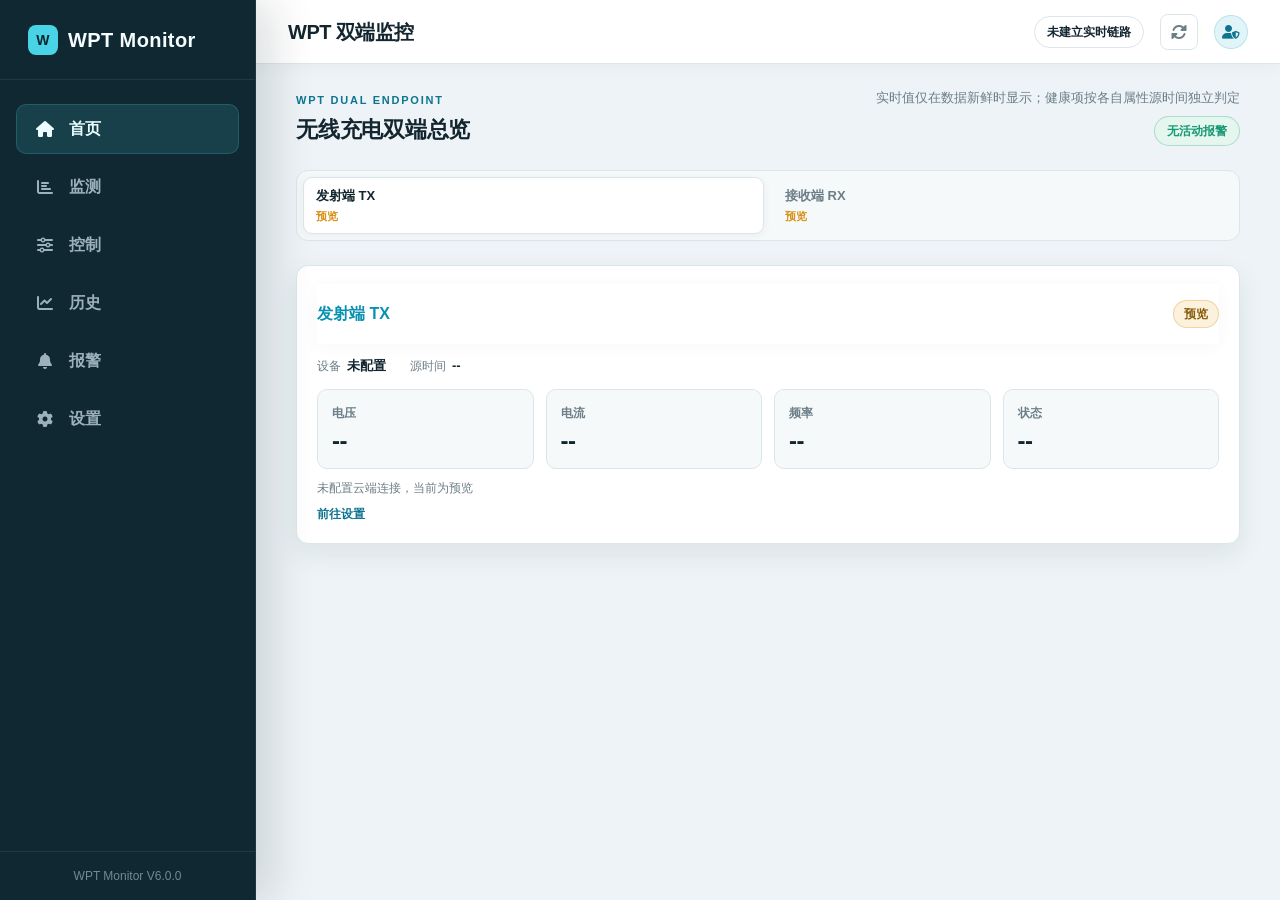
<file: index.html>
<!DOCTYPE html>
<html lang="zh-CN">
<head>
    <meta charset="UTF-8">
    <meta name="viewport" content="width=device-width, initial-scale=1, viewport-fit=cover">
    <meta name="wpt-version" content="V6.0.0">
    <meta name="theme-color" content="#102832">
    <link rel="manifest" href="/manifest.json">
    <link rel="icon" href="/icon.svg" type="image/svg+xml">
    <title>WPT Monitor - 首页</title>
    <script src="js/auth-guard.js"></script>
    <link rel="stylesheet" href="https://cdnjs.cloudflare.com/ajax/libs/font-awesome/6.0.0/css/all.min.css">
    <link rel="stylesheet" href="css/tailwind.css">
    <link rel="stylesheet" href="css/dashboard.css">
</head>
<body data-page="index" class="flex h-screen overflow-hidden" style="padding-bottom:env(safe-area-inset-bottom, 0px)">

    <!-- PC Sidebar -->
    <aside class="w-64 flex-col z-50 flex-shrink-0 relative h-screen hidden lg:flex">
        <div class="h-20 border-b flex items-center justify-center">
            <h1 class="text-xl font-extrabold tracking-tight">WPT Monitor</h1>
        </div>
        <nav class="flex-1 py-6 space-y-2 px-4 overflow-y-auto custom-scrollbar">
            <a class="nav-item flex items-center px-4 py-3 rounded-xl font-bold" href="/">
                <i class="fas fa-home w-6 text-center mr-3"></i> 首页
            </a>
            <a class="nav-item flex items-center px-4 py-3 rounded-xl font-bold" href="/monitoring">
                <i class="fas fa-chart-bar w-6 text-center mr-3"></i> 监测
            </a>
            <a class="nav-item flex items-center px-4 py-3 rounded-xl font-bold" href="/control">
                <i class="fas fa-sliders-h w-6 text-center mr-3"></i> 控制
            </a>
            <a class="nav-item flex items-center px-4 py-3 rounded-xl font-bold" href="/history">
                <i class="fas fa-chart-line w-6 text-center mr-3"></i> 历史
            </a>
            <a class="nav-item flex items-center px-4 py-3 rounded-xl font-bold" href="/alerts">
                <i class="fas fa-bell w-6 text-center mr-3"></i> 报警
            </a>
            <a class="nav-item flex items-center px-4 py-3 rounded-xl font-bold" href="/settings">
                <i class="fas fa-cog w-6 text-center mr-3"></i> 设置
            </a>
        </nav>
        <div class="p-4 border-t absolute bottom-0 w-full">
            <div class="text-xs text-center font-medium">WPT Monitor V6.0.0</div>
        </div>
    </aside>

    <!-- Main Content -->
    <div class="flex-1 flex flex-col h-screen overflow-y-auto w-full relative custom-scrollbar">

        <!-- Top Header -->
        <header class="h-12 lg:h-16 px-3 lg:px-8 flex items-center justify-between border-b z-10 relative flex-shrink-0">
            <div class="flex items-center space-x-2 lg:space-x-4">
                <h1 id="mainTitle" class="text-base lg:text-xl font-bold tracking-tight">WPT 双端监控</h1>
            </div>
            <div class="flex items-center space-x-2 lg:space-x-4">
                <span id="systemSummary" class="summary-chip" aria-live="polite">未建立实时链路</span>
                <button id="syncBtn" class="icon-btn" type="button" aria-label="刷新数据">
                    <i class="fas fa-sync-alt"></i>
                </button>
                <div class="user-badge">
                    <i class="fas fa-user-shield text-sm"></i>
                </div>
            </div>
        </header>

        <main class="px-4 lg:px-10 space-y-6 mt-6">
            <div class="index-heading">
                <div>
                    <span class="kicker">WPT DUAL ENDPOINT</span>
                    <h2>无线充电双端总览</h2>
                </div>
                <div class="index-heading__aside">
                    <p class="index-heading__hint">实时值仅在数据新鲜时显示；健康项按各自属性源时间独立判定</p>
                    <a id="homeAlertSummary" class="alert-summary-link" href="/alerts" data-state="clear">无活动报警</a>
                </div>
            </div>

            <div class="endpoint-switcher" role="tablist" aria-label="选择显示端点">
                <button type="button" id="homeTxTab" class="endpoint-switcher__tab" data-endpoint-tab="tx" role="tab" aria-selected="true" aria-controls="txEndpointPanel">
                    <span class="endpoint-switcher__name">发射端 TX</span>
                    <span data-role="tab-status" class="endpoint-switcher__status" data-state="pending">等待数据</span>
                </button>
                <button type="button" id="homeRxTab" class="endpoint-switcher__tab" data-endpoint-tab="rx" role="tab" aria-selected="false" aria-controls="rxEndpointPanel">
                    <span class="endpoint-switcher__name">接收端 RX</span>
                    <span data-role="tab-status" class="endpoint-switcher__status" data-state="pending">等待数据</span>
                </button>
            </div>

            <div class="endpoint-detail-grid">
                <article data-endpoint-card="tx" id="txEndpointPanel" role="tabpanel" aria-labelledby="homeTxTab" class="endpoint-card endpoint-tx">
                    <header class="endpoint-card__header">
                        <h3>发射端 TX</h3>
                        <span data-role="endpoint-status" class="status-pill" data-state="pending">等待数据</span>
                    </header>
                    <dl class="endpoint-meta">
                        <div><dt>设备</dt><dd data-role="device-name">未配置</dd></div>
                        <div><dt>源时间</dt><dd data-role="source-time">--</dd></div>
                    </dl>
                    <div class="metric-grid">
                        <div class="metric-item">
                            <span class="metric-label">电压</span>
                            <span class="metric-value" data-bind="tx.voltage" data-decimals="2" data-unit="V">--</span>
                        </div>
                        <div class="metric-item">
                            <span class="metric-label">电流</span>
                            <span class="metric-value" data-bind="tx.current" data-decimals="3" data-unit="A">--</span>
                        </div>
                        <div class="metric-item">
                            <span class="metric-label">频率</span>
                            <span class="metric-value" data-bind="tx.freq" data-decimals="1" data-unit="kHz">--</span>
                        </div>
                        <div class="metric-item">
                            <span class="metric-label">状态</span>
                            <span class="metric-value" data-bind="tx.state" data-kind="tx-state">--</span>
                        </div>
                    </div>
                    <p class="endpoint-note" data-role="endpoint-note">等待数据</p>
                    <a class="endpoint-settings-link" href="/settings">前往设置</a>
                </article>

                <article data-endpoint-card="rx" id="rxEndpointPanel" role="tabpanel" aria-labelledby="homeRxTab" class="endpoint-card endpoint-rx" hidden>
                    <header class="endpoint-card__header">
                        <h3>接收端 RX</h3>
                        <span data-role="endpoint-status" class="status-pill" data-state="pending">等待数据</span>
                    </header>
                    <dl class="endpoint-meta">
                        <div><dt>设备</dt><dd data-role="device-name">未配置</dd></div>
                        <div><dt>源时间</dt><dd data-role="source-time">--</dd></div>
                    </dl>
                    <div class="metric-grid">
                        <div class="metric-item">
                            <span class="metric-label">刺激电流</span>
                            <span class="metric-value" data-bind="rx.rx_current_ua" data-decimals="1" data-unit="μA">--</span>
                        </div>
                        <div class="metric-item">
                            <span class="metric-label">骨电压</span>
                            <span class="metric-value" data-bind="rx.rx_bonev" data-decimals="3" data-unit="V">--</span>
                        </div>
                        <div class="metric-item">
                            <span class="metric-label">阻抗</span>
                            <span class="metric-value" data-bind="rx.rx_resistance" data-decimals="0" data-unit="Ω">--</span>
                        </div>
                        <div class="metric-item">
                            <span class="metric-label">输出电压</span>
                            <span class="metric-value" data-bind="rx.rx_vout" data-decimals="2" data-unit="V">--</span>
                        </div>
                    </div>
                    <div class="health-summary">
                        <h4>接收端健康</h4>
                        <ul>
                            <li>BLE <span data-bind="rx.rx_ble_online" data-kind="rx-health">未知</span></li>
                            <li>遥测 <span data-bind="rx.rx_telemetry_fresh" data-kind="rx-health">未知</span></li>
                            <li>有效 <span data-bind="rx.rx_valid" data-kind="rx-health">未知</span></li>
                            <li>启动门控 <span data-bind="rx.rx_safe" data-kind="rx-health">未知</span></li>
                        </ul>
                    </div>
                    <p class="endpoint-note" data-role="endpoint-note">等待数据</p>
                    <a class="endpoint-settings-link" href="/settings">前往设置</a>
                </article>
            </div>
        </main>
    </div>

    <script src="js/config.js"></script>
    <script src="js/onenet.js"></script>
    <script src="js/ui-common.js"></script>
    <script src="js/alert-engine.js"></script>
    <script src="js/index-page.js"></script>
    <script src="js/mobile-nav.js"></script>
</body>
</html>
</file>
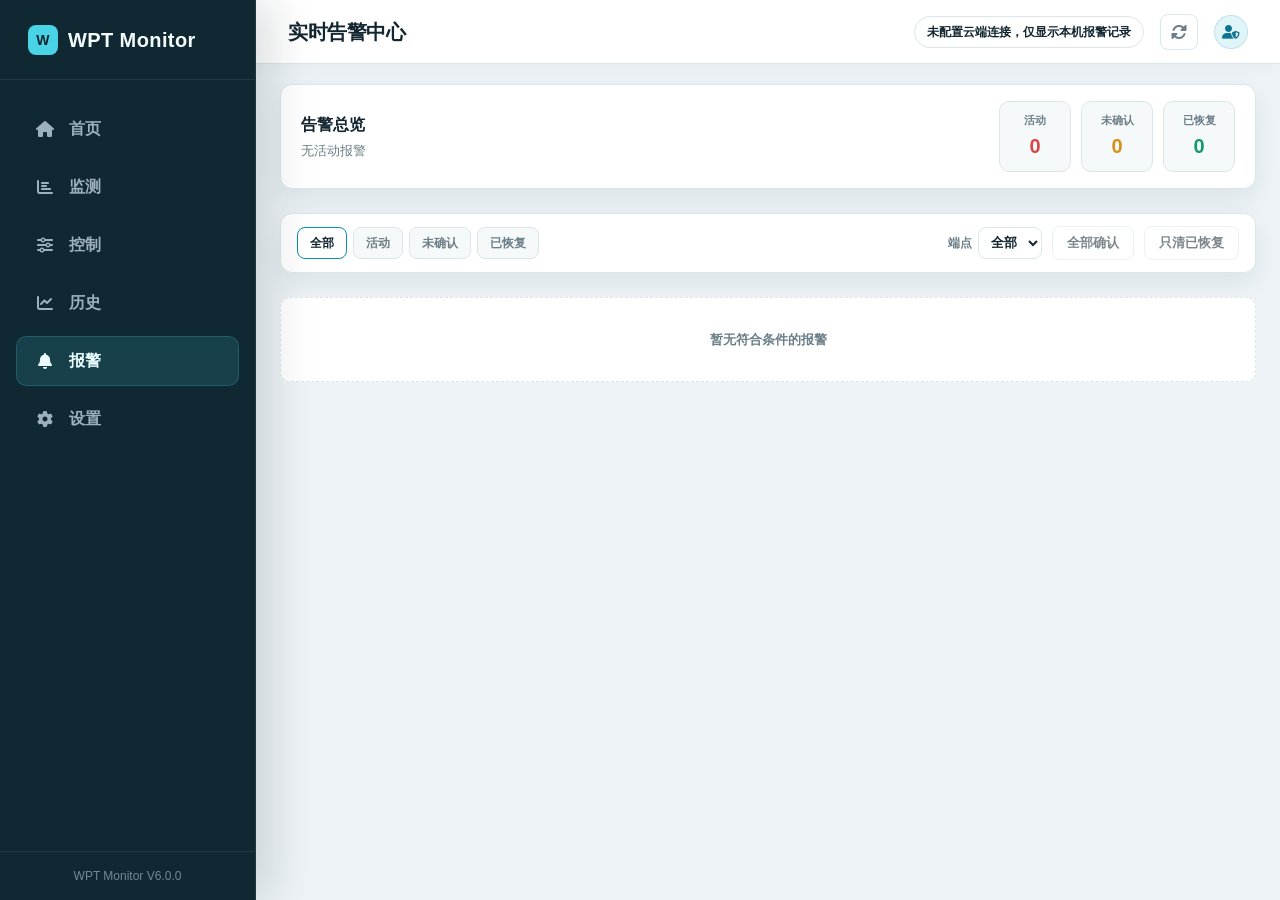
<file: alerts.html>
<!DOCTYPE html>
<html lang="zh-CN">
<head>
    <meta charset="UTF-8">
    <meta name="viewport" content="width=device-width, initial-scale=1, viewport-fit=cover">
    <meta name="wpt-version" content="V6.0.0">
    <meta name="theme-color" content="#102832">
    <link rel="manifest" href="/manifest.json">
    <link rel="icon" href="/icon.svg" type="image/svg+xml">
    <title>WPT Monitor - 报警</title>
    <script src="js/auth-guard.js"></script>
    <link rel="stylesheet" href="https://cdnjs.cloudflare.com/ajax/libs/font-awesome/6.0.0/css/all.min.css">
    <link rel="stylesheet" href="css/tailwind.css">
    <link rel="stylesheet" href="css/dashboard.css">
</head>
<body data-page="alerts" class="flex h-screen overflow-hidden">

    <!-- PC Sidebar -->
    <aside class="w-64 flex-col z-50 flex-shrink-0 relative h-screen hidden lg:flex">
        <div class="h-20 border-b flex items-center justify-center">
            <h1 class="text-xl font-extrabold tracking-tight">WPT Monitor</h1>
        </div>
        <nav class="flex-1 py-6 space-y-2 px-4 overflow-y-auto custom-scrollbar">
            <a class="nav-item flex items-center px-4 py-3 rounded-xl font-bold" href="/">
                <i class="fas fa-home w-6 text-center mr-3"></i> 首页
            </a>
            <a class="nav-item flex items-center px-4 py-3 rounded-xl font-bold" href="/monitoring">
                <i class="fas fa-chart-bar w-6 text-center mr-3"></i> 监测
            </a>
            <a class="nav-item flex items-center px-4 py-3 rounded-xl font-bold" href="/control">
                <i class="fas fa-sliders-h w-6 text-center mr-3"></i> 控制
            </a>
            <a class="nav-item flex items-center px-4 py-3 rounded-xl font-bold" href="/history">
                <i class="fas fa-chart-line w-6 text-center mr-3"></i> 历史
            </a>
            <a class="nav-item flex items-center px-4 py-3 rounded-xl font-bold" href="/alerts">
                <i class="fas fa-bell w-6 text-center mr-3"></i> 报警
            </a>
            <a class="nav-item flex items-center px-4 py-3 rounded-xl font-bold" href="/settings">
                <i class="fas fa-cog w-6 text-center mr-3"></i> 设置
            </a>
        </nav>
        <div class="p-4 border-t absolute bottom-0 w-full">
            <div class="text-xs text-center font-medium">WPT Monitor V6.0.0</div>
        </div>
    </aside>

    <!-- Main Content -->
    <div class="flex-1 flex flex-col h-screen overflow-y-auto w-full relative custom-scrollbar">

        <!-- Header -->
        <header class="h-12 lg:h-16 px-3 lg:px-8 flex items-center justify-between border-b z-10 relative flex-shrink-0">
            <div class="flex items-center space-x-2 lg:space-x-4">
                <h1 class="text-base lg:text-xl font-bold tracking-tight">实时告警中心</h1>
            </div>
            <div class="flex items-center space-x-2 lg:space-x-4">
                <span id="alertPollStatus" class="summary-chip" aria-live="polite">--</span>
                <button id="alertsRefreshBtn" class="icon-btn" type="button" aria-label="刷新报警">
                    <i class="fas fa-sync-alt"></i>
                </button>
                <div class="user-badge">
                    <i class="fas fa-user-shield text-sm"></i>
                </div>
            </div>
        </header>

        <main class="alerts-main px-4 lg:px-10 py-5 space-y-6">
            <section class="alerts-overview">
                <div>
                    <h2>告警总览</h2>
                    <p id="alertsSummary" class="alerts-summary-text" aria-live="polite">无活动报警</p>
                </div>
                <div class="alerts-counts">
                    <div class="alert-count alert-count--active"><span>活动</span><strong id="activeAlertCount">0</strong></div>
                    <div class="alert-count alert-count--unack"><span>未确认</span><strong id="unackAlertCount">0</strong></div>
                    <div class="alert-count alert-count--resolved"><span>已恢复</span><strong id="resolvedAlertCount">0</strong></div>
                </div>
            </section>

            <section class="alert-toolbar">
                <div class="alert-filters" role="group" aria-label="报警筛选">
                    <button type="button" class="alert-filter" data-alert-filter="all" aria-pressed="true">全部</button>
                    <button type="button" class="alert-filter" data-alert-filter="active" aria-pressed="false">活动</button>
                    <button type="button" class="alert-filter" data-alert-filter="unacknowledged" aria-pressed="false">未确认</button>
                    <button type="button" class="alert-filter" data-alert-filter="resolved" aria-pressed="false">已恢复</button>
                </div>
                <div class="alert-toolbar__right">
                    <label>端点
                        <select id="alertDeviceFilter">
                            <option value="all">全部</option>
                            <option value="tx">TX</option>
                            <option value="rx">RX</option>
                        </select>
                    </label>
                    <button type="button" id="acknowledgeAllBtn" class="btn btn-ghost" disabled>全部确认</button>
                    <button type="button" id="clearResolvedBtn" class="btn btn-ghost" disabled>只清已恢复</button>
                </div>
            </section>

            <section class="alert-list-wrap">
                <ul id="alertsList" class="alert-list"></ul>
                <p id="alertsEmpty" class="alerts-empty" hidden>暂无符合条件的报警</p>
            </section>
        </main>
    </div>

    <!-- 清理确认对话框 -->
    <div id="alertClearDialog" class="confirm-dialog" role="alertdialog" aria-modal="true" aria-labelledby="alertClearTitle" hidden>
        <div class="confirm-dialog__panel">
            <h3 id="alertClearTitle">确认清理</h3>
            <p id="alertClearMessage">将删除全部已恢复的报警记录，活动报警保留，确认？</p>
            <div class="actions">
                <button type="button" id="alertClearCancel" class="btn btn-ghost">取消</button>
                <button type="button" id="alertClearConfirm" class="btn btn-danger">确认</button>
            </div>
        </div>
    </div>

    <script src="js/config.js"></script>
    <script src="js/onenet.js"></script>
    <script src="js/ui-common.js"></script>
    <script src="js/alert-engine.js"></script>
    <script src="js/alerts-page.js"></script>
    <script src="js/mobile-nav.js"></script>
</body>
</html>
</file>
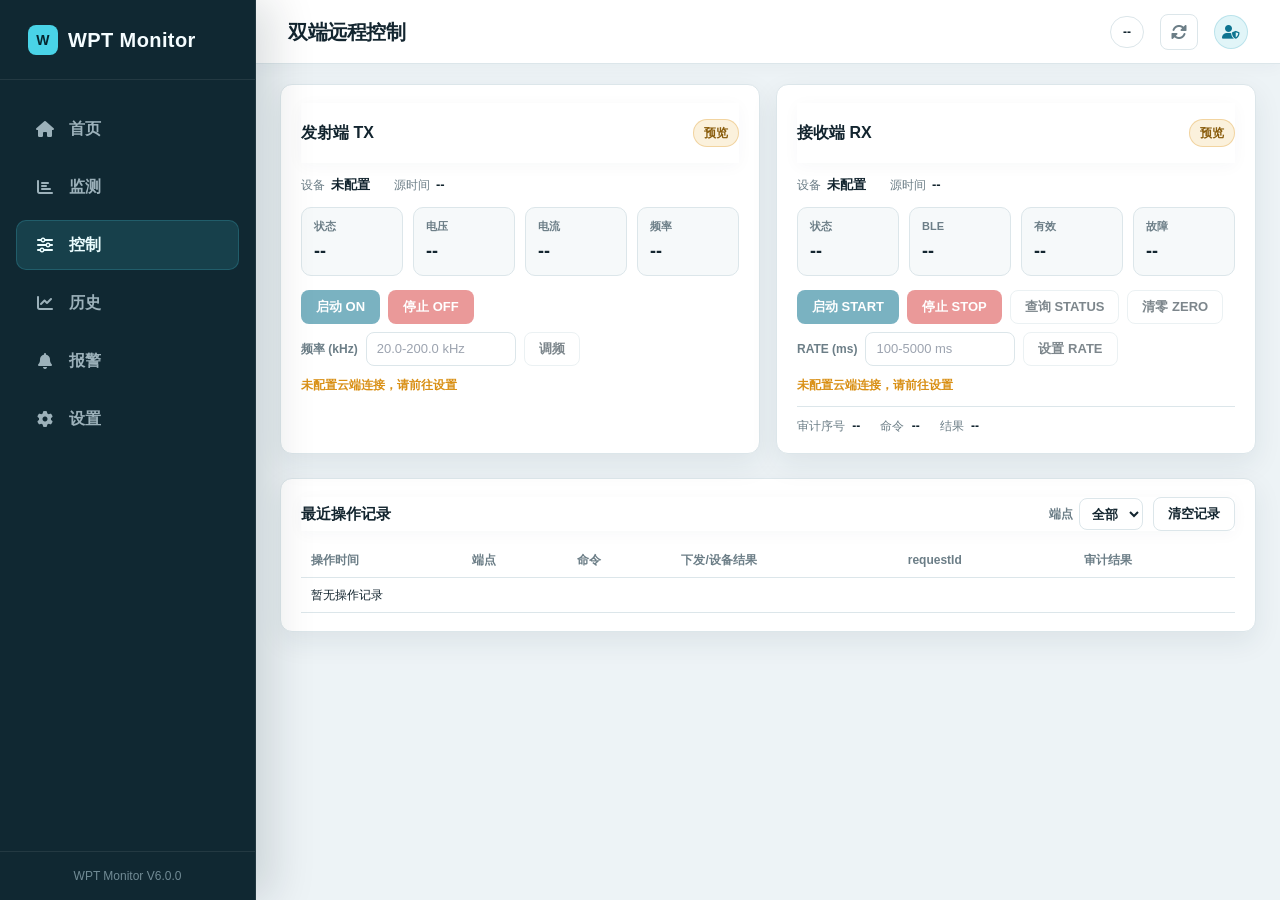
<file: control.html>
<!DOCTYPE html>
<html lang="zh-CN">
<head>
    <meta charset="UTF-8">
    <meta name="viewport" content="width=device-width, initial-scale=1, viewport-fit=cover">
    <meta name="wpt-version" content="V6.0.0">
    <meta name="theme-color" content="#102832">
    <link rel="manifest" href="/manifest.json">
    <link rel="icon" href="/icon.svg" type="image/svg+xml">
    <title>WPT Monitor - 设备控制</title>
    <script src="js/auth-guard.js"></script>
    <link rel="stylesheet" href="https://cdnjs.cloudflare.com/ajax/libs/font-awesome/6.0.0/css/all.min.css">
    <link rel="stylesheet" href="css/tailwind.css">
    <link rel="stylesheet" href="css/dashboard.css">
</head>
<body data-page="control" class="flex h-screen overflow-hidden" style="padding-bottom:env(safe-area-inset-bottom, 0px)">

    <!-- PC Sidebar -->
    <aside class="w-64 flex-col z-50 flex-shrink-0 relative h-screen hidden lg:flex">
        <div class="h-20 border-b flex items-center justify-center">
            <h1 class="text-xl font-extrabold tracking-tight">WPT Monitor</h1>
        </div>
        <nav class="flex-1 py-6 space-y-2 px-4 overflow-y-auto custom-scrollbar">
            <a class="nav-item flex items-center px-4 py-3 rounded-xl font-bold" href="/">
                <i class="fas fa-home w-6 text-center mr-3"></i> 首页
            </a>
            <a class="nav-item flex items-center px-4 py-3 rounded-xl font-bold" href="/monitoring">
                <i class="fas fa-chart-bar w-6 text-center mr-3"></i> 监测
            </a>
            <a class="nav-item flex items-center px-4 py-3 rounded-xl font-bold" href="/control">
                <i class="fas fa-sliders-h w-6 text-center mr-3"></i> 控制
            </a>
            <a class="nav-item flex items-center px-4 py-3 rounded-xl font-bold" href="/history">
                <i class="fas fa-chart-line w-6 text-center mr-3"></i> 历史
            </a>
            <a class="nav-item flex items-center px-4 py-3 rounded-xl font-bold" href="/alerts">
                <i class="fas fa-bell w-6 text-center mr-3"></i> 报警
            </a>
            <a class="nav-item flex items-center px-4 py-3 rounded-xl font-bold" href="/settings">
                <i class="fas fa-cog w-6 text-center mr-3"></i> 设置
            </a>
        </nav>
        <div class="p-4 border-t absolute bottom-0 w-full">
            <div class="text-xs text-center font-medium">WPT Monitor V6.0.0</div>
        </div>
    </aside>

    <!-- Main Content -->
    <div class="flex-1 flex flex-col h-screen overflow-y-auto w-full relative custom-scrollbar">

        <!-- Header -->
        <header class="h-12 lg:h-16 px-3 lg:px-8 flex items-center justify-between border-b z-10 relative flex-shrink-0">
            <div class="flex items-center space-x-2 lg:space-x-4">
                <h1 class="text-base lg:text-xl font-bold tracking-tight">双端远程控制</h1>
            </div>
            <div class="flex items-center space-x-2 lg:space-x-4">
                <span id="controlStatus" class="summary-chip control-status-chip" aria-live="polite">--</span>
                <button id="controlSyncBtn" class="icon-btn" type="button" aria-label="刷新数据">
                    <i class="fas fa-sync-alt"></i>
                </button>
                <div class="user-badge">
                    <i class="fas fa-user-shield text-sm"></i>
                </div>
            </div>
        </header>

        <main class="control-main px-4 lg:px-10 py-5 space-y-6">
            <div class="control-grid">
                <section class="control-panel endpoint-tx">
                    <header class="control-panel__header">
                        <h2>发射端 TX</h2>
                        <span id="txEndpointState" class="status-pill" data-state="pending">等待数据</span>
                    </header>
                    <dl class="control-meta">
                        <div><dt>设备</dt><dd id="txDeviceName">未配置</dd></div>
                        <div><dt>源时间</dt><dd id="txSourceTime">--</dd></div>
                    </dl>
                    <div class="control-values">
                        <div class="control-value"><span>状态</span><strong id="txStateValue">--</strong></div>
                        <div class="control-value"><span>电压</span><strong id="txVoltageValue">--</strong></div>
                        <div class="control-value"><span>电流</span><strong id="txCurrentValue">--</strong></div>
                        <div class="control-value"><span>频率</span><strong id="txFrequencyValue">--</strong></div>
                    </div>
                    <div class="control-actions">
                        <button type="button" id="txOnBtn" class="btn btn-primary" disabled>启动 ON</button>
                        <button type="button" id="txOffBtn" class="btn btn-danger" disabled>停止 OFF</button>
                        <form id="txFrequencyForm" class="control-form">
                            <label for="txFrequencyInput" class="visually-hidden-label">频率 (kHz)</label>
                            <input id="txFrequencyInput" type="text" inputmode="decimal" placeholder="20.0-200.0 kHz">
                            <button type="submit" id="txFrequencyBtn" class="btn btn-ghost" disabled>调频</button>
                        </form>
                    </div>
                    <p id="txGateReason" class="control-gate-reason"></p>
                </section>

                <section class="control-panel endpoint-rx">
                    <header class="control-panel__header">
                        <h2>接收端 RX</h2>
                        <span id="rxEndpointState" class="status-pill" data-state="pending">等待数据</span>
                    </header>
                    <dl class="control-meta">
                        <div><dt>设备</dt><dd id="rxDeviceName">未配置</dd></div>
                        <div><dt>源时间</dt><dd id="rxSourceTime">--</dd></div>
                    </dl>
                    <div class="control-values">
                        <div class="control-value"><span>状态</span><strong id="rxStateValue">--</strong></div>
                        <div class="control-value"><span>BLE</span><strong id="rxBleValue">--</strong></div>
                        <div class="control-value"><span>有效</span><strong id="rxValidValue">--</strong></div>
                        <div class="control-value"><span>故障</span><strong id="rxFaultValue">--</strong></div>
                    </div>
                    <div class="control-actions">
                        <button type="button" id="rxStartBtn" class="btn btn-primary" disabled>启动 START</button>
                        <button type="button" id="rxStopBtn" class="btn btn-danger" disabled>停止 STOP</button>
                        <button type="button" id="rxStatusBtn" class="btn btn-ghost" disabled>查询 STATUS</button>
                        <button type="button" id="rxZeroBtn" class="btn btn-ghost" disabled>清零 ZERO</button>
                        <form id="rxRateForm" class="control-form">
                            <label for="rxRateInput" class="visually-hidden-label">RATE (ms)</label>
                            <input id="rxRateInput" type="text" inputmode="numeric" placeholder="100-5000 ms">
                            <button type="submit" id="rxRateBtn" class="btn btn-ghost" disabled>设置 RATE</button>
                        </form>
                    </div>
                    <p id="rxGateReason" class="control-gate-reason"></p>
                    <div class="control-audit">
                        <span>审计序号 <strong id="rxAuditSequence">--</strong></span>
                        <span>命令 <strong id="rxAuditCommand">--</strong></span>
                        <span>结果 <strong id="rxAuditResult">--</strong></span>
                    </div>
                </section>
            </div>

            <section class="control-logs">
                <header>
                    <h2>最近操作记录</h2>
                    <div class="control-logs__tools">
                        <label>端点
                            <select id="logDeviceFilter">
                                <option value="all">全部</option>
                                <option value="tx">TX</option>
                                <option value="rx">RX</option>
                            </select>
                        </label>
                        <button type="button" id="clearOperationLogsBtn" class="btn btn-ghost">清空记录</button>
                    </div>
                </header>
                <div class="control-logs__table-wrap">
                    <table class="control-logs__table">
                        <thead>
                            <tr>
                                <th>操作时间</th>
                                <th>端点</th>
                                <th>命令</th>
                                <th>下发/设备结果</th>
                                <th>requestId</th>
                                <th>审计结果</th>
                            </tr>
                        </thead>
                        <tbody id="operationLogBody"></tbody>
                    </table>
                </div>
            </section>
        </main>
    </div>

    <!-- 可访问确认对话框 -->
    <div id="controlConfirmDialog" class="confirm-dialog" role="alertdialog" aria-modal="true" aria-labelledby="controlConfirmTitle" hidden>
        <div class="confirm-dialog__panel">
            <h3 id="controlConfirmTitle">确认操作</h3>
            <p id="controlConfirmMessage"></p>
            <div class="actions">
                <button type="button" id="controlConfirmCancel" class="btn btn-ghost">取消</button>
                <button type="button" id="controlConfirmConfirm" class="btn btn-danger">确认</button>
            </div>
        </div>
    </div>

    <script src="js/config.js"></script>
    <script src="js/onenet.js"></script>
    <script src="js/ui-common.js"></script>
    <script src="js/control-core.js"></script>
    <script src="js/control-page.js"></script>
    <script src="js/mobile-nav.js"></script>
</body>
</html>
</file>
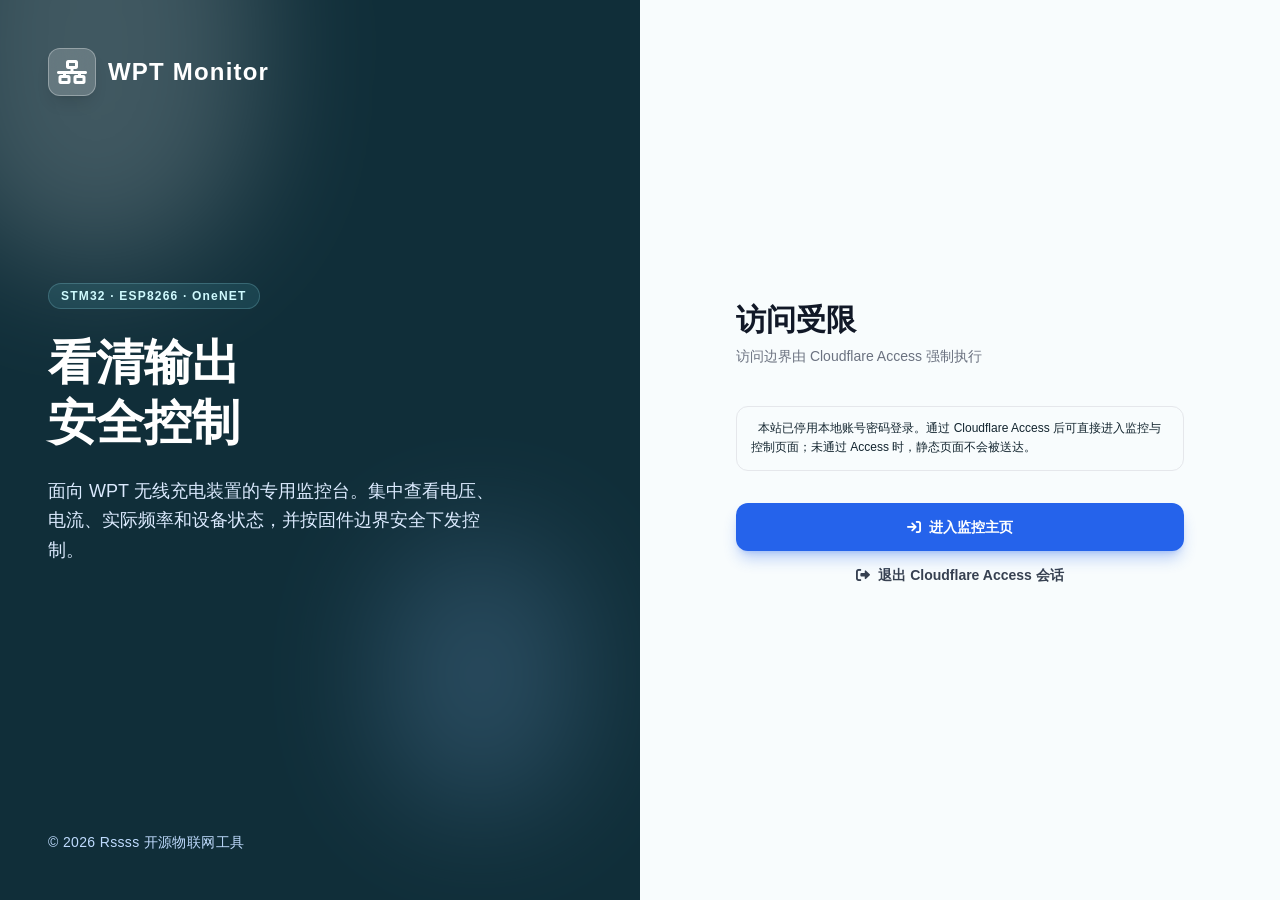
<file: login.html>
<!DOCTYPE html>
<html lang="zh-CN">
<head>
    <meta charset="UTF-8">
    <meta name="viewport" content="width=device-width, initial-scale=1, viewport-fit=cover">
    <meta name="wpt-version" content="V6.0.0">
    <meta name="theme-color" content="#102832">
    <meta name="description" content="WPT 无线充电系统实时监测与远程控制入口">
    <title>WPT Monitor - 登录</title>
    <link rel="manifest" href="/manifest.json">
    <link rel="icon" href="/icon.svg" type="image/svg+xml">
    <link rel="stylesheet" href="https://cdnjs.cloudflare.com/ajax/libs/font-awesome/6.0.0/css/all.min.css">
    <link rel="stylesheet" href="css/tailwind.css">
    <link rel="stylesheet" href="css/dashboard.css">
    <style>
        body { 
            font-family: -apple-system, BlinkMacSystemFont, "Segoe UI", Roboto, Helvetica, Arial, sans-serif; 
        }
        .bg-gradient-custom {
            background: linear-gradient(135deg, #1e3a8a 0%, #3b82f6 100%);
        }
    </style>
</head>
<body data-page="login" class="min-h-screen flex bg-gray-50 overflow-hidden">
    
    <!-- Left Side: Banner / Branding -->
    <div class="hidden lg:flex lg:w-1/2 bg-gradient-custom text-white flex-col justify-between p-12 relative overflow-hidden">
        <!-- Background decorative elements -->
        <div class="absolute top-0 left-0 w-full h-full overflow-hidden z-0 pointer-events-none opacity-20">
            <div class="absolute -top-[20%] -left-[10%] w-[50%] h-[50%] rounded-full bg-white blur-3xl"></div>
            <div class="absolute bottom-[10%] right-[10%] w-[30%] h-[30%] rounded-full bg-blue-300 blur-3xl"></div>
        </div>

        <div class="relative z-10 flex items-center space-x-3">
            <div class="w-12 h-12 bg-white/20 backdrop-blur-md rounded-xl flex items-center justify-center shadow-lg border border-white/30">
                <i class="fas fa-network-wired text-2xl text-white"></i>
            </div>
            <span class="text-2xl font-extrabold tracking-wider">WPT Monitor</span>
        </div>

        <div class="relative z-10 mb-20">
            <div class="inline-flex items-center px-3 py-1 rounded-full bg-cyan-300/10 border border-cyan-200/20 text-cyan-100 text-xs font-bold tracking-widest mb-6">STM32 · ESP8266 · OneNET</div>
            <h1 class="text-5xl font-extrabold leading-tight mb-6">看清输出<br/>安全控制</h1>
            <p class="text-lg text-blue-100 max-w-md leading-relaxed">
                面向 WPT 无线充电装置的专用监控台。集中查看电压、电流、实际频率和设备状态，并按固件边界安全下发控制。
            </p>
        </div>

        <div class="relative z-10 text-sm text-blue-200 font-medium tracking-wide">
            © 2026 Rssss 开源物联网工具
        </div>
    </div>

    <!-- Right Side: Access Info -->
    <div class="w-full lg:w-1/2 flex items-center justify-center p-8 bg-white relative h-screen">
        <div class="w-full max-w-md space-y-8">
            <div class="text-center lg:text-left mb-10">
                <h2 class="text-3xl font-extrabold text-gray-900 mb-2">访问受限</h2>
                <p class="text-gray-500 text-sm">访问边界由 Cloudflare Access 强制执行</p>
            </div>

            <div id="accessInfo" class="rounded-xl border border-blue-100 bg-blue-50/60 px-3.5 py-3 text-xs leading-relaxed text-blue-800">
                <i class="fas fa-shield-halved mr-1"></i>
                本站已停用本地账号密码登录。通过 Cloudflare Access 后可直接进入监控与控制页面；未通过 Access 时，静态页面不会被送达。
            </div>

            <div class="flex flex-col gap-3">
                <a href="/" class="w-full py-3.5 bg-blue-600 hover:bg-blue-700 text-white font-bold text-sm rounded-xl shadow-lg shadow-blue-600/30 transition-all transform hover:-translate-y-0.5 text-center">
                    <i class="fas fa-arrow-right-to-bracket mr-2"></i>进入监控主页
                </a>
                <a href="/cdn-cgi/access/logout" class="w-full py-3.5 bg-gray-100 hover:bg-gray-200 text-gray-700 font-bold text-sm rounded-xl transition-all text-center">
                    <i class="fas fa-sign-out-alt mr-2"></i>退出 Cloudflare Access 会话
                </a>
            </div>

            <!-- Mobile Footer -->
            <div class="lg:hidden text-center text-gray-400 text-xs font-medium tracking-wide mt-12">
                © 2026 Rssss 开源物联网工具
            </div>
        </div>
    </div>

</body>
</html>
</file>
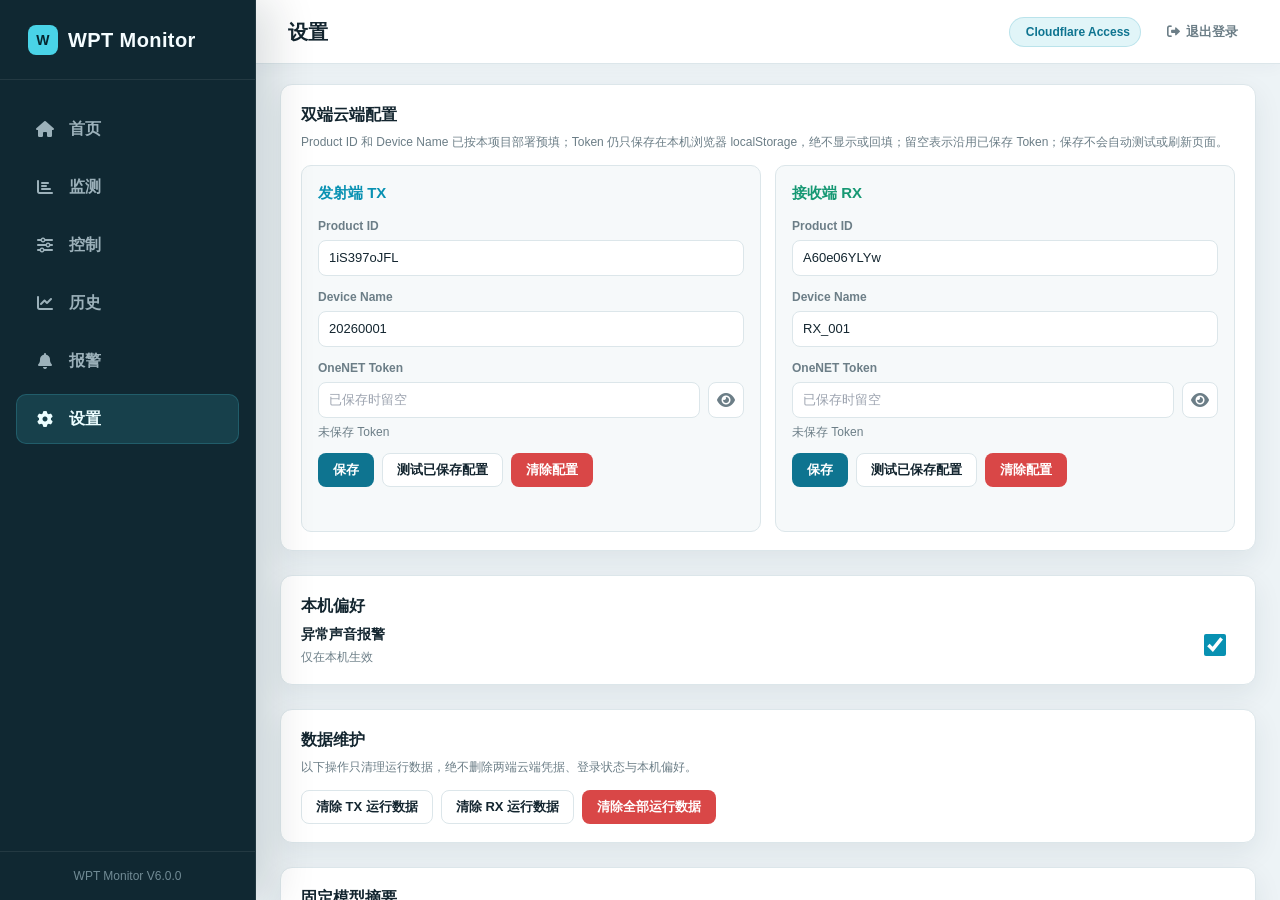
<file: settings.html>
<!DOCTYPE html>
<html lang="zh-CN">
<head>
    <meta charset="UTF-8">
    <meta name="viewport" content="width=device-width, initial-scale=1, viewport-fit=cover">
    <meta name="wpt-version" content="V6.0.0">
    <meta name="theme-color" content="#102832">
    <link rel="manifest" href="/manifest.json">
    <link rel="icon" href="/icon.svg" type="image/svg+xml">
    <title>WPT Monitor - 设置</title>
    <script src="js/auth-guard.js"></script>
    <link rel="stylesheet" href="https://cdnjs.cloudflare.com/ajax/libs/font-awesome/6.0.0/css/all.min.css">
    <link rel="stylesheet" href="css/tailwind.css">
    <link rel="stylesheet" href="css/dashboard.css">
</head>
<body data-page="settings" class="flex h-screen overflow-hidden" style="padding-bottom:env(safe-area-inset-bottom, 0px)">

    <!-- PC Sidebar -->
    <aside class="w-64 flex-col z-50 flex-shrink-0 relative h-screen hidden lg:flex">
        <div class="h-20 border-b flex items-center justify-center">
            <h1 class="text-xl font-extrabold tracking-tight">WPT Monitor</h1>
        </div>
        <nav class="flex-1 py-6 space-y-2 px-4 overflow-y-auto custom-scrollbar">
            <a class="nav-item flex items-center px-4 py-3 rounded-xl font-bold" href="/">
                <i class="fas fa-home w-6 text-center mr-3"></i> 首页
            </a>
            <a class="nav-item flex items-center px-4 py-3 rounded-xl font-bold" href="/monitoring">
                <i class="fas fa-chart-bar w-6 text-center mr-3"></i> 监测
            </a>
            <a class="nav-item flex items-center px-4 py-3 rounded-xl font-bold" href="/control">
                <i class="fas fa-sliders-h w-6 text-center mr-3"></i> 控制
            </a>
            <a class="nav-item flex items-center px-4 py-3 rounded-xl font-bold" href="/history">
                <i class="fas fa-chart-line w-6 text-center mr-3"></i> 历史
            </a>
            <a class="nav-item flex items-center px-4 py-3 rounded-xl font-bold" href="/alerts">
                <i class="fas fa-bell w-6 text-center mr-3"></i> 报警
            </a>
            <a class="nav-item flex items-center px-4 py-3 rounded-xl font-bold" href="/settings">
                <i class="fas fa-cog w-6 text-center mr-3"></i> 设置
            </a>
        </nav>
        <div class="p-4 border-t absolute bottom-0 w-full">
            <div class="text-xs text-center font-medium">WPT Monitor V6.0.0</div>
        </div>
    </aside>

    <!-- Main Content -->
    <div class="flex-1 flex flex-col h-screen overflow-y-auto w-full relative custom-scrollbar">

        <!-- Header -->
        <header class="h-12 lg:h-16 px-3 lg:px-8 flex items-center justify-between border-b z-10 relative flex-shrink-0">
            <div class="flex items-center space-x-2 lg:space-x-4">
                <h1 class="text-base lg:text-xl font-bold tracking-tight">设置</h1>
            </div>
            <div class="flex items-center space-x-2 lg:space-x-4">
                <span class="admin-badge"><i class="fas fa-shield-halved text-sm"></i> Cloudflare Access</span>
                <button id="logoutBtn" class="logout-btn" type="button">
                    <i class="fas fa-sign-out-alt"></i> 退出登录
                </button>
            </div>
        </header>

        <main class="settings-main px-4 lg:px-10 py-5 space-y-6">
            <section class="settings-section">
                <h2>双端云端配置</h2>
                <p class="settings-hint">Product ID 和 Device Name 已按本项目部署预填；Token 仍只保存在本机浏览器 localStorage，绝不显示或回填；留空表示沿用已保存 Token；保存不会自动测试或刷新页面。</p>
                <div class="settings-grid">
                    <form class="endpoint-config endpoint-tx" data-settings-device="tx">
                        <h3>发射端 TX</h3>
                        <div class="field">
                            <label for="txProductId">Product ID</label>
                            <input id="txProductId" type="text" autocomplete="off">
                        </div>
                        <div class="field">
                            <label for="txDeviceName">Device Name</label>
                            <input id="txDeviceName" type="text" autocomplete="off">
                        </div>
                        <div class="field">
                            <label for="txToken">OneNET Token</label>
                            <div class="token-row">
                                <input id="txToken" type="password" autocomplete="new-password" spellcheck="false" placeholder="已保存时留空">
                                <button type="button" id="txTokenToggle" class="token-toggle" aria-pressed="false" aria-label="显示 Token">
                                    <i id="txTokenToggleIcon" class="fas fa-eye"></i>
                                </button>
                            </div>
                            <span id="txTokenHint" class="field-hint"></span>
                        </div>
                        <div class="actions">
                            <button type="submit" id="txSaveBtn" class="btn btn-primary">保存</button>
                            <button type="button" id="txTestBtn" class="btn btn-ghost">测试已保存配置</button>
                            <button type="button" id="txClearBtn" class="btn btn-danger">清除配置</button>
                        </div>
                        <p id="txStatus" class="settings-status" aria-live="polite"></p>
                    </form>

                    <form class="endpoint-config endpoint-rx" data-settings-device="rx">
                        <h3>接收端 RX</h3>
                        <div class="field">
                            <label for="rxProductId">Product ID</label>
                            <input id="rxProductId" type="text" autocomplete="off">
                        </div>
                        <div class="field">
                            <label for="rxDeviceName">Device Name</label>
                            <input id="rxDeviceName" type="text" autocomplete="off">
                        </div>
                        <div class="field">
                            <label for="rxToken">OneNET Token</label>
                            <div class="token-row">
                                <input id="rxToken" type="password" autocomplete="new-password" spellcheck="false" placeholder="已保存时留空">
                                <button type="button" id="rxTokenToggle" class="token-toggle" aria-pressed="false" aria-label="显示 Token">
                                    <i id="rxTokenToggleIcon" class="fas fa-eye"></i>
                                </button>
                            </div>
                            <span id="rxTokenHint" class="field-hint"></span>
                        </div>
                        <div class="actions">
                            <button type="submit" id="rxSaveBtn" class="btn btn-primary">保存</button>
                            <button type="button" id="rxTestBtn" class="btn btn-ghost">测试已保存配置</button>
                            <button type="button" id="rxClearBtn" class="btn btn-danger">清除配置</button>
                        </div>
                        <p id="rxStatus" class="settings-status" aria-live="polite"></p>
                    </form>
                </div>
            </section>

            <section class="settings-section">
                <h2>本机偏好</h2>
                <div class="pref-row">
                    <div>
                        <span class="pref-title">异常声音报警</span>
                        <span class="pref-desc">仅在本机生效</span>
                    </div>
                    <input type="checkbox" id="soundToggle" class="pref-toggle">
                </div>
            </section>

            <section class="settings-section">
                <h2>数据维护</h2>
                <p class="settings-hint">以下操作只清理运行数据，绝不删除两端云端凭据、登录状态与本机偏好。</p>
                <div class="actions actions--wrap">
                    <button type="button" id="txRuntimeBtn" class="btn btn-ghost">清除 TX 运行数据</button>
                    <button type="button" id="rxRuntimeBtn" class="btn btn-ghost">清除 RX 运行数据</button>
                    <button type="button" id="allRuntimeBtn" class="btn btn-danger">清除全部运行数据</button>
                </div>
            </section>

            <section class="settings-section">
                <h2>固定模型摘要</h2>
                <p class="settings-hint">V6.0.0 固定 TX/RX 物模型，不开放协议字段编辑；仅展示属性标识与类型。</p>
                <div class="settings-grid">
                    <div class="model-summary endpoint-tx">
                        <h3>发射端 TX</h3>
                        <ul id="txModelSummary"></ul>
                    </div>
                    <div class="model-summary endpoint-rx">
                        <h3>接收端 RX</h3>
                        <ul id="rxModelSummary"></ul>
                    </div>
                </div>
            </section>

            <section class="settings-section settings-note">
                <h2>登录与安全说明</h2>
                <p>访问由 Cloudflare Access 在边缘强制执行，本应用不再提供本地账号密码；退出登录将清除 Access 会话。OneNET Token 仍只保存在可信设备本机浏览器，不显示、不记录、不导出。</p>
            </section>

            <section class="settings-section">
                <h2>关于</h2>
                <p>WPT 无线充电 V6.0.0 · 开源工具，仅供学习参考，不承担因使用引起的直接或间接责任。</p>
            </section>
        </main>
    </div>

    <!-- 可访问确认对话框 -->
    <div id="confirmDialog" class="confirm-dialog" role="alertdialog" aria-modal="true" aria-labelledby="confirmDialogTitle" hidden>
        <div class="confirm-dialog__panel">
            <h3 id="confirmDialogTitle">确认操作</h3>
            <p id="confirmDialogMessage"></p>
            <div class="actions">
                <button type="button" id="confirmDialogCancel" class="btn btn-ghost">取消</button>
                <button type="button" id="confirmDialogConfirm" class="btn btn-danger">确认</button>
            </div>
        </div>
    </div>

    <script src="js/config.js"></script>
    <script src="js/onenet.js"></script>
    <script src="js/ui-common.js"></script>
    <script src="js/settings-page.js"></script>
    <script src="js/mobile-nav.js"></script>
</body>
</html>
</file>
<file: css/dashboard.css>
/* WPT Monitor V6.0.0 统一工业仪表盘视觉系统（无渐变，纯色基线） */
:root {
  --wpt-bg: #edf3f6;
  --wpt-panel: #ffffff;
  --wpt-panel-soft: #f6f9fa;
  --wpt-ink: #13252f;
  --wpt-muted: #6c7e87;
  --wpt-line: #dce6ea;
  --wpt-accent: #0891b2;
  --wpt-accent-strong: #0e7490;
  --wpt-accent-soft: #e1f5f8;
  --wpt-navy: #102832;
  --wpt-navy-deep: #091a21;
  --wpt-success: #169873;
  --wpt-warning: #d99016;
  --wpt-danger: #d94747;
  --wpt-tx: #0891b2;
  --wpt-rx: #169873;
  --wpt-radius: 12px;
  --wpt-shadow: 0 10px 28px rgba(21, 54, 66, 0.08);
}

* {
  box-sizing: border-box;
}

html {
  color-scheme: light;
  background: var(--wpt-bg);
}

body[data-page] {
  color: var(--wpt-ink);
  background-color: #edf3f6 !important;
  font-family: Inter, "Segoe UI", "PingFang SC", "Microsoft YaHei", sans-serif !important;
  -webkit-font-smoothing: antialiased;
}

/* ---------- 侧栏与导航（纯色） ---------- */

body[data-page]:not([data-page="login"]) > aside {
  width: 256px;
  background: #102832 !important;
  border-right: 1px solid rgba(255, 255, 255, 0.07);
  box-shadow: 16px 0 42px rgba(7, 28, 35, 0.14) !important;
}

body[data-page]:not([data-page="login"]) > aside > div:first-child {
  justify-content: flex-start !important;
  height: 80px;
  padding: 0 28px;
  border-color: rgba(255, 255, 255, 0.08) !important;
}

body[data-page]:not([data-page="login"]) > aside h1 {
  position: relative;
  color: #f5fdff !important;
  letter-spacing: 0.02em;
}

body[data-page]:not([data-page="login"]) > aside h1::before {
  display: inline-grid;
  width: 30px;
  height: 30px;
  margin-right: 10px;
  color: #05262f;
  background: #49d3e7;
  border-radius: 8px;
  content: "W";
  place-items: center;
  font-size: 14px;
  font-weight: 900;
  vertical-align: 2px;
}

body[data-page]:not([data-page="login"]) > aside nav {
  padding: 24px 16px 88px;
}

body[data-page]:not([data-page="login"]) > aside .nav-item {
  position: relative;
  min-height: 44px;
  margin-bottom: 5px;
  color: #9cb1ba !important;
  border: 1px solid transparent;
  border-radius: 10px;
  transition: color 160ms ease, background-color 160ms ease, border-color 160ms ease;
}

body[data-page]:not([data-page="login"]) > aside .nav-item:hover {
  color: #e9fbff !important;
  background: rgba(73, 211, 231, 0.09) !important;
  border-color: rgba(73, 211, 231, 0.12);
}

body[data-page]:not([data-page="login"]) > aside .nav-item.is-active {
  color: #ebfdff !important;
  background: rgba(73, 211, 231, 0.14) !important;
  border-color: rgba(73, 211, 231, 0.2);
}

body[data-page]:not([data-page="login"]) > aside > div:last-child {
  color: #718b95;
  background: transparent !important;
  border-color: rgba(255, 255, 255, 0.08) !important;
}

/* ---------- 顶栏与主区壳 ---------- */

body[data-page]:not([data-page="login"]) header {
  min-height: 60px;
  background: #ffffff !important;
  border-color: var(--wpt-line) !important;
  box-shadow: 0 3px 16px rgba(30, 61, 72, 0.035) !important;
}

body[data-page]:not([data-page="login"]) header h1 {
  color: var(--wpt-ink) !important;
  font-weight: 780;
}

body[data-page]:not([data-page="login"]) main {
  width: 100%;
  max-width: 1480px;
  margin-right: auto;
  margin-left: auto;
}

body[data-page]:not([data-page="login"]) main > div,
body[data-page]:not([data-page="login"]) main > section,
body[data-page]:not([data-page="login"]) .card {
  border-color: var(--wpt-line);
}

body[data-page]:not([data-page="login"]) button,
body[data-page]:not([data-page="login"]) input,
body[data-page]:not([data-page="login"]) select,
body[data-page]:not([data-page="login"]) textarea {
  accent-color: var(--wpt-accent);
}

body[data-page]:not([data-page="login"]) button[class*="bg-blue"],
body[data-page]:not([data-page="login"]) a[class*="bg-blue"] {
  border-color: rgba(8, 145, 178, 0.18) !important;
}

body[data-page]:not([data-page="login"]) .text-blue-500,
body[data-page]:not([data-page="login"]) .text-blue-600,
body[data-page]:not([data-page="login"]) .text-blue-700 {
  color: var(--wpt-accent-strong) !important;
}

body[data-page]:not([data-page="login"]) .bg-blue-500,
body[data-page]:not([data-page="login"]) .bg-blue-600 {
  background-color: var(--wpt-accent) !important;
}

body[data-page]:not([data-page="login"]) .bg-blue-50,
body[data-page]:not([data-page="login"]) .bg-blue-100 {
  background-color: var(--wpt-accent-soft) !important;
}

.icon-btn {
  display: inline-flex;
  align-items: center;
  justify-content: center;
  min-width: 36px;
  height: 36px;
  padding: 0 10px;
  color: var(--wpt-muted);
  background: #ffffff;
  border: 1px solid var(--wpt-line);
  border-radius: 8px;
  cursor: pointer;
}

.icon-btn:hover {
  color: var(--wpt-accent-strong);
  border-color: rgba(8, 145, 178, 0.35);
}

.refresh-btn span {
  margin-left: 6px;
  font-size: 13px;
  font-weight: 700;
}

.user-badge {
  display: inline-flex;
  align-items: center;
  justify-content: center;
  width: 34px;
  height: 34px;
  color: var(--wpt-accent-strong);
  background: var(--wpt-accent-soft);
  border: 1px solid rgba(8, 145, 178, 0.18);
  border-radius: 50%;
}

/* ---------- 共享状态徽标 ---------- */

.summary-chip {
  display: inline-flex;
  align-items: center;
  min-height: 32px;
  padding: 0 12px;
  color: var(--wpt-ink);
  background: #ffffff;
  border: 1px solid var(--wpt-line);
  border-radius: 999px;
  font-size: 12px;
  font-weight: 700;
  white-space: nowrap;
}

.status-pill {
  display: inline-flex;
  align-items: center;
  min-height: 28px;
  padding: 0 10px;
  color: var(--wpt-muted);
  background: var(--wpt-panel-soft);
  border: 1px solid var(--wpt-line);
  border-radius: 999px;
  font-size: 12px;
  font-weight: 700;
  white-space: nowrap;
}

.status-pill[data-state="live"] {
  color: #0b6e51;
  background: #e4f6ee;
  border-color: rgba(22, 152, 115, 0.28);
}

.status-pill[data-state="stale"],
.status-pill[data-state="preview"] {
  color: #8a5d0d;
  background: #fbf1dc;
  border-color: rgba(217, 144, 22, 0.3);
}

.status-pill[data-state="offline"],
.status-pill[data-state="pending"] {
  color: var(--wpt-muted);
  background: var(--wpt-panel-soft);
  border-color: var(--wpt-line);
}

.status-pill[data-state="error"] {
  color: #a23b3b;
  background: #fbe8e8;
  border-color: rgba(217, 71, 71, 0.3);
}

/* ---------- 首页双端总览 ---------- */

.index-heading {
  display: flex;
  align-items: flex-end;
  justify-content: space-between;
  gap: 16px;
}

.index-heading h2 {
  margin: 4px 0 0;
  font-size: 22px;
  font-weight: 780;
  letter-spacing: -0.01em;
}

.index-heading__hint {
  max-width: 520px;
  margin: 0;
  color: var(--wpt-muted);
  font-size: 13px;
}

.index-heading__aside {
  display: flex;
  flex-direction: column;
  align-items: flex-end;
  gap: 8px;
}

.alert-summary-link {
  display: inline-flex;
  align-items: center;
  min-height: 30px;
  padding: 0 12px;
  color: var(--wpt-success);
  background: #e4f6ee;
  border: 1px solid rgba(22, 152, 115, 0.28);
  border-radius: 999px;
  font-size: 12px;
  font-weight: 700;
  text-decoration: none;
  white-space: nowrap;
}

.alert-summary-link[data-state="warning"] {
  color: #8a5d0d;
  background: #fbf1dc;
  border-color: rgba(217, 144, 22, 0.3);
}

.alert-summary-link[data-state="critical"],
.alert-summary-link[data-state="error"] {
  color: #a23b3b;
  background: #fbe8e8;
  border-color: rgba(217, 71, 71, 0.3);
}

.kicker {
  display: block;
  color: var(--wpt-accent-strong);
  font-size: 11px;
  font-weight: 800;
  letter-spacing: 0.16em;
}

.endpoint-switcher {
  display: flex;
  align-items: stretch;
  gap: 8px;
  padding: 6px;
  background: var(--wpt-panel-soft);
  border: 1px solid var(--wpt-line);
  border-radius: var(--wpt-radius);
}

.endpoint-switcher__tab {
  display: flex;
  flex: 1 1 0;
  flex-direction: column;
  align-items: flex-start;
  gap: 3px;
  min-width: 0;
  padding: 8px 12px;
  color: var(--wpt-muted);
  background: transparent;
  border: 1px solid transparent;
  border-radius: 9px;
  cursor: pointer;
  text-align: left;
}

.endpoint-switcher__tab[aria-selected="true"] {
  color: var(--wpt-ink);
  background: #ffffff;
  border-color: var(--wpt-line);
  box-shadow: 0 2px 8px rgba(21, 54, 66, 0.06);
}

.endpoint-switcher__tab:focus-visible {
  outline: 3px solid rgba(8, 145, 178, 0.35);
  outline-offset: 2px;
}

.endpoint-switcher__name {
  font-size: 13px;
  font-weight: 800;
}

.endpoint-switcher__status {
  font-size: 11px;
  font-weight: 600;
}

.endpoint-switcher__status[data-state="live"] {
  color: var(--wpt-success);
}

.endpoint-switcher__status[data-state="stale"],
.endpoint-switcher__status[data-state="preview"] {
  color: var(--wpt-warning);
}

.endpoint-switcher__status[data-state="error"] {
  color: var(--wpt-danger);
}

.endpoint-switcher__status[data-state="offline"],
.endpoint-switcher__status[data-state="pending"] {
  color: var(--wpt-muted);
}

/* 首页详情区强制单列，占满可用宽度，不被桌面双列规则覆盖。 */
.endpoint-detail-grid {
  display: grid;
  grid-template-columns: 1fr;
  gap: 16px;
}

.endpoint-grid,
.endpoint-summary-grid {
  display: grid;
  grid-template-columns: 1fr;
  gap: 16px;
}

.endpoint-card,
.endpoint-summary {
  padding: 18px 20px;
  background: #ffffff;
  border: 1px solid var(--wpt-line);
  border-radius: var(--wpt-radius);
  box-shadow: var(--wpt-shadow);
}

.endpoint-card__header,
.endpoint-summary header {
  display: flex;
  align-items: center;
  justify-content: space-between;
  gap: 12px;
  margin-bottom: 12px;
}

.endpoint-card h3,
.endpoint-summary h3 {
  margin: 0;
  font-size: 16px;
  font-weight: 780;
}

.endpoint-tx h3 {
  color: var(--wpt-tx);
}

.endpoint-rx h3 {
  color: var(--wpt-rx);
}

.endpoint-meta {
  display: flex;
  flex-wrap: wrap;
  gap: 8px 24px;
  margin: 0 0 14px;
}

.endpoint-meta div {
  display: flex;
  align-items: baseline;
  gap: 6px;
}

.endpoint-meta dt {
  color: var(--wpt-muted);
  font-size: 12px;
}

.endpoint-meta dd {
  margin: 0;
  font-size: 13px;
  font-weight: 700;
  font-variant-numeric: tabular-nums;
}

.endpoint-note {
  margin: 10px 0 0;
  color: var(--wpt-muted);
  font-size: 12px;
}

.endpoint-settings-link {
  display: inline-block;
  margin-top: 8px;
  color: var(--wpt-accent-strong);
  font-size: 12px;
  font-weight: 700;
  text-decoration: none;
}

.health-summary {
  margin-top: 14px;
  padding-top: 12px;
  border-top: 1px solid var(--wpt-line);
}

.health-summary h4 {
  margin: 0 0 8px;
  color: var(--wpt-muted);
  font-size: 12px;
  font-weight: 700;
}

.health-summary ul {
  display: flex;
  flex-wrap: wrap;
  gap: 8px 20px;
  margin: 0;
  padding: 0;
  list-style: none;
}

.health-summary li {
  color: var(--wpt-muted);
  font-size: 12px;
}

.health-summary li span {
  margin-left: 4px;
  color: var(--wpt-ink);
  font-weight: 700;
}

/* ---------- 指标网格（桌面4/平板2/手机1） ---------- */

.metric-grid {
  display: grid;
  grid-template-columns: repeat(4, minmax(0, 1fr));
  gap: 12px;
}

.metric-item {
  min-width: 0;
  padding: 14px;
  background: var(--wpt-panel-soft);
  border: 1px solid var(--wpt-line);
  border-radius: 10px;
}

.metric-label {
  display: block;
  margin-bottom: 6px;
  color: var(--wpt-muted);
  font-size: 12px;
  font-weight: 600;
}

.metric-value {
  display: block;
  color: var(--wpt-ink);
  font-size: 24px;
  font-weight: 800;
  font-variant-numeric: tabular-nums;
  letter-spacing: -0.02em;
  line-height: 1.1;
}

/* ---------- 监测页 ---------- */

.monitor-main {
  padding: 20px 24px 28px !important;
}

.monitor-overview {
  display: flex;
  align-items: center;
  justify-content: space-between;
  gap: 24px;
  min-height: 96px;
  max-height: 104px;
  padding: 16px 22px;
  color: #eafbfe;
  background: #102832;
  border: 1px solid rgba(73, 211, 231, 0.18) !important;
  border-radius: var(--wpt-radius);
  box-shadow: var(--wpt-shadow);
}

.monitor-kicker {
  display: block;
  margin-bottom: 4px;
  color: #63d9e9;
  font-size: 10px;
  font-weight: 800;
  letter-spacing: 0.16em;
}

.monitor-overview h2 {
  margin: 0;
  font-size: 19px;
  font-weight: 780;
  letter-spacing: -0.01em;
}

.monitor-overview p {
  margin: 4px 0 0;
  color: #9ebbc4;
  font-size: 12px;
}

.monitor-overview-meta {
  display: flex;
  align-items: center;
  gap: 12px;
}

.monitor-updated {
  display: inline-flex;
  align-items: center;
  min-height: 32px;
  padding: 0 12px;
  color: #b9cdd4;
  background: rgba(255, 255, 255, 0.06);
  border: 1px solid rgba(255, 255, 255, 0.1);
  border-radius: 999px;
  font-size: 12px;
  font-weight: 700;
  white-space: nowrap;
}

.monitor-updated strong {
  margin-left: 6px;
  color: #f1fcff;
  font-variant-numeric: tabular-nums;
}

.dashboard-section {
  padding: 18px 20px;
  background: #ffffff;
  border: 1px solid var(--wpt-line);
  border-radius: var(--wpt-radius);
  box-shadow: var(--wpt-shadow);
}

.dashboard-section h3 {
  margin: 0 0 14px;
  font-size: 15px;
  font-weight: 780;
}

/* RX 健康矩阵 */

.health-matrix {
  display: grid;
  grid-template-columns: repeat(4, minmax(0, 1fr));
  gap: 10px;
}

.health-matrix__item {
  display: flex;
  flex-direction: column;
  gap: 4px;
  min-width: 0;
  padding: 10px 12px;
  background: var(--wpt-panel-soft);
  border: 1px solid var(--wpt-line);
  border-radius: 10px;
}

.health-matrix__item span {
  color: var(--wpt-muted);
  font-size: 11px;
  font-weight: 600;
}

.health-matrix__item strong {
  overflow: hidden;
  color: var(--wpt-ink);
  font-size: 13px;
  font-weight: 700;
  text-overflow: ellipsis;
  white-space: nowrap;
}

.health-matrix__item--wide {
  grid-column: span 2;
}

/* 趋势面板 */

.trend-panel {
  padding: 18px 20px;
  background: #ffffff;
  border: 1px solid var(--wpt-line);
  border-radius: var(--wpt-radius);
  box-shadow: var(--wpt-shadow);
}

.trend-header {
  display: flex;
  align-items: center;
  justify-content: space-between;
  flex-wrap: wrap;
  gap: 12px;
  margin-bottom: 14px;
}

.trend-header h3 {
  margin: 0;
  font-size: 15px;
  font-weight: 780;
}

.trend-controls {
  display: flex;
  align-items: center;
  gap: 12px;
}

.trend-controls label {
  display: inline-flex;
  align-items: center;
  gap: 6px;
  color: var(--wpt-muted);
  font-size: 12px;
  font-weight: 600;
}

.trend-controls select {
  min-height: 32px;
  padding: 0 8px;
  color: var(--wpt-ink);
  background: #ffffff;
  border: 1px solid var(--wpt-line);
  border-radius: 8px;
  font-size: 13px;
}

.trend-history-link {
  color: var(--wpt-accent-strong);
  font-size: 13px;
  font-weight: 700;
  text-decoration: none;
}

.trend-empty {
  display: flex;
  align-items: center;
  justify-content: center;
  height: 220px;
  color: var(--wpt-muted);
  background: var(--wpt-panel-soft);
  border: 1px dashed var(--wpt-line);
  border-radius: 10px;
  font-size: 13px;
  font-weight: 600;
}

.trend-chart-wrap {
  position: relative;
  height: 260px;
  width: 100%;
}

/* ---------- 设置页 ---------- */

.settings-main {
  padding: 20px 24px 28px !important;
}

.settings-section {
  padding: 18px 20px;
  background: #ffffff;
  border: 1px solid var(--wpt-line);
  border-radius: var(--wpt-radius);
  box-shadow: var(--wpt-shadow);
}

.settings-section h2 {
  margin: 0 0 6px;
  font-size: 16px;
  font-weight: 780;
}

.settings-hint {
  margin: 0 0 14px;
  color: var(--wpt-muted);
  font-size: 12px;
}

.settings-grid {
  display: grid;
  grid-template-columns: 1fr;
  gap: 14px;
}

.endpoint-config,
.model-summary {
  padding: 16px;
  background: var(--wpt-panel-soft);
  border: 1px solid var(--wpt-line);
  border-radius: 10px;
}

.endpoint-config h3,
.model-summary h3 {
  margin: 0 0 12px;
  font-size: 15px;
  font-weight: 780;
}

.endpoint-tx h3 {
  color: var(--wpt-tx);
}

.endpoint-rx h3 {
  color: var(--wpt-rx);
}

.field {
  margin-bottom: 12px;
}

.field label {
  display: block;
  margin-bottom: 5px;
  color: var(--wpt-muted);
  font-size: 12px;
  font-weight: 700;
}

.field input[type="text"],
.field input[type="password"] {
  width: 100%;
  min-height: 36px;
  padding: 0 10px;
  color: var(--wpt-ink);
  background: #ffffff;
  border: 1px solid var(--wpt-line);
  border-radius: 8px;
  font-size: 13px;
}

.token-row {
  display: flex;
  align-items: center;
  gap: 8px;
}

.token-row input {
  flex: 1;
}

.token-toggle {
  display: inline-flex;
  align-items: center;
  justify-content: center;
  width: 36px;
  height: 36px;
  color: var(--wpt-muted);
  background: #ffffff;
  border: 1px solid var(--wpt-line);
  border-radius: 8px;
  cursor: pointer;
}

.field-hint {
  display: block;
  margin-top: 5px;
  color: var(--wpt-muted);
  font-size: 12px;
}

.actions {
  display: flex;
  align-items: center;
  gap: 8px;
  margin-top: 12px;
}

.actions--wrap {
  flex-wrap: wrap;
}

.btn {
  display: inline-flex;
  align-items: center;
  justify-content: center;
  min-height: 34px;
  padding: 0 14px;
  border-radius: 8px;
  font-size: 13px;
  font-weight: 700;
  cursor: pointer;
  border: 1px solid transparent;
}

.btn:disabled {
  cursor: wait;
  opacity: 0.55;
}

.btn-primary {
  color: #ffffff;
  background: var(--wpt-accent-strong);
}

.btn-ghost {
  color: var(--wpt-ink);
  background: #ffffff;
  border-color: var(--wpt-line);
}

.btn-danger {
  color: #ffffff;
  background: var(--wpt-danger);
}

.settings-status {
  min-height: 18px;
  margin: 10px 0 0;
  color: var(--wpt-muted);
  font-size: 12px;
  font-weight: 600;
}

.pref-row {
  display: flex;
  align-items: center;
  justify-content: space-between;
  gap: 16px;
}

.pref-title {
  display: block;
  font-size: 14px;
  font-weight: 700;
}

.pref-desc {
  display: block;
  margin-top: 3px;
  color: var(--wpt-muted);
  font-size: 12px;
}

.pref-toggle {
  width: 40px;
  height: 22px;
  accent-color: var(--wpt-accent);
}

.model-summary ul {
  margin: 0;
  padding: 0;
  list-style: none;
}

.model-summary li {
  display: flex;
  align-items: baseline;
  justify-content: space-between;
  gap: 12px;
  padding: 6px 0;
  border-bottom: 1px solid var(--wpt-line);
  font-size: 12px;
}

.model-summary li:last-child {
  border-bottom: 0;
}

.model-summary code {
  color: var(--wpt-muted);
  font-size: 12px;
}

.model-summary__head {
  color: var(--wpt-accent-strong);
  font-weight: 800;
}

.admin-badge {
  display: inline-flex;
  align-items: center;
  gap: 6px;
  min-height: 30px;
  padding: 0 10px;
  color: var(--wpt-accent-strong);
  background: var(--wpt-accent-soft);
  border: 1px solid rgba(8, 145, 178, 0.18);
  border-radius: 999px;
  font-size: 12px;
  font-weight: 700;
}

.logout-btn {
  display: inline-flex;
  align-items: center;
  gap: 6px;
  min-height: 32px;
  padding: 0 10px;
  color: var(--wpt-muted);
  background: transparent;
  border: 0;
  border-radius: 8px;
  font-size: 13px;
  font-weight: 700;
  cursor: pointer;
}

.logout-btn:hover {
  color: var(--wpt-danger);
}

.confirm-dialog {
  position: fixed;
  inset: 0;
  z-index: 120;
  display: flex;
  align-items: center;
  justify-content: center;
  padding: 20px;
  background: rgba(9, 26, 33, 0.55);
}

.confirm-dialog[hidden] {
  display: none;
}

.confirm-dialog__panel {
  width: 100%;
  max-width: 420px;
  padding: 20px;
  background: #ffffff;
  border: 1px solid var(--wpt-line);
  border-radius: var(--wpt-radius);
  box-shadow: var(--wpt-shadow);
}

.confirm-dialog__panel h3 {
  margin: 0 0 8px;
  font-size: 16px;
  font-weight: 780;
}

.confirm-dialog__panel p {
  margin: 0;
  color: var(--wpt-muted);
  font-size: 13px;
  line-height: 1.6;
}

.settings-note p {
  margin: 0;
  color: var(--wpt-muted);
  font-size: 13px;
  line-height: 1.7;
}

/* ---------- 控制页 ---------- */

.control-main {
  padding: 20px 24px 28px !important;
}

.control-grid {
  display: grid;
  grid-template-columns: 1fr;
  gap: 16px;
}

.control-panel {
  padding: 18px 20px;
  background: #ffffff;
  border: 1px solid var(--wpt-line);
  border-radius: var(--wpt-radius);
  box-shadow: var(--wpt-shadow);
}

.control-panel__header {
  display: flex;
  align-items: center;
  justify-content: space-between;
  gap: 12px;
  margin-bottom: 12px;
}

.control-panel__header h2 {
  margin: 0;
  font-size: 16px;
  font-weight: 780;
}

.control-meta {
  display: flex;
  flex-wrap: wrap;
  gap: 8px 24px;
  margin: 0 0 12px;
}

.control-meta div {
  display: flex;
  align-items: baseline;
  gap: 6px;
}

.control-meta dt {
  color: var(--wpt-muted);
  font-size: 12px;
}

.control-meta dd {
  margin: 0;
  font-size: 13px;
  font-weight: 700;
  font-variant-numeric: tabular-nums;
}

.control-values {
  display: grid;
  grid-template-columns: repeat(4, minmax(0, 1fr));
  gap: 10px;
  margin-bottom: 14px;
}

.control-value {
  padding: 10px 12px;
  background: var(--wpt-panel-soft);
  border: 1px solid var(--wpt-line);
  border-radius: 10px;
}

.control-value span {
  display: block;
  margin-bottom: 4px;
  color: var(--wpt-muted);
  font-size: 11px;
  font-weight: 600;
}

.control-value strong {
  display: block;
  color: var(--wpt-ink);
  font-size: 18px;
  font-weight: 800;
  font-variant-numeric: tabular-nums;
}

.control-actions {
  display: flex;
  align-items: center;
  flex-wrap: wrap;
  gap: 8px;
}

.control-form {
  display: flex;
  align-items: center;
  gap: 8px;
  margin: 0;
}

.control-form input {
  width: 150px;
  min-height: 34px;
  padding: 0 10px;
  color: var(--wpt-ink);
  background: #ffffff;
  border: 1px solid var(--wpt-line);
  border-radius: 8px;
  font-size: 13px;
}

.control-form label {
  flex: 0 0 auto;
  white-space: nowrap;
  color: var(--wpt-muted);
  font-size: 12px;
  font-weight: 700;
}

.control-gate-reason {
  min-height: 18px;
  margin: 10px 0 0;
  color: var(--wpt-warning);
  font-size: 12px;
  font-weight: 600;
}

.control-audit {
  display: flex;
  flex-wrap: wrap;
  gap: 8px 20px;
  margin-top: 12px;
  padding-top: 10px;
  border-top: 1px solid var(--wpt-line);
  color: var(--wpt-muted);
  font-size: 12px;
}

.control-audit strong {
  margin-left: 4px;
  color: var(--wpt-ink);
  font-weight: 700;
  font-variant-numeric: tabular-nums;
}

.control-logs {
  padding: 18px 20px;
  background: #ffffff;
  border: 1px solid var(--wpt-line);
  border-radius: var(--wpt-radius);
  box-shadow: var(--wpt-shadow);
}

.control-logs > header {
  display: flex;
  align-items: center;
  justify-content: space-between;
  flex-wrap: wrap;
  gap: 10px;
  margin-bottom: 12px;
  min-height: 0 !important;
  background: transparent !important;
  box-shadow: none !important;
}

.control-logs h2 {
  margin: 0;
  font-size: 15px;
  font-weight: 780;
}

.control-logs__tools {
  display: flex;
  align-items: center;
  gap: 10px;
}

.control-logs__tools label {
  display: inline-flex;
  align-items: center;
  gap: 6px;
  color: var(--wpt-muted);
  font-size: 12px;
  font-weight: 600;
}

.control-logs__tools select {
  min-height: 32px;
  padding: 0 8px;
  color: var(--wpt-ink);
  background: #ffffff;
  border: 1px solid var(--wpt-line);
  border-radius: 8px;
  font-size: 13px;
}

.control-logs__table-wrap {
  overflow-x: auto;
}

.control-logs__table {
  width: 100%;
  border-collapse: collapse;
  font-size: 12px;
}

.control-logs__table th,
.control-logs__table td {
  padding: 8px 10px;
  text-align: left;
  border-bottom: 1px solid var(--wpt-line);
  vertical-align: top;
}

.control-logs__table th {
  color: var(--wpt-muted);
  font-weight: 700;
  white-space: nowrap;
}

.control-logs__table td {
  color: var(--wpt-ink);
  font-variant-numeric: tabular-nums;
  overflow-wrap: anywhere;
}

.control-status-chip {
  min-height: 32px;
}

/* ---------- 历史页 ---------- */

.history-main {
  padding: 20px 24px 28px !important;
}

.history-controls {
  display: flex;
  align-items: flex-end;
  flex-wrap: wrap;
  gap: 12px;
  padding: 14px 16px;
  background: #ffffff;
  border: 1px solid var(--wpt-line);
  border-radius: var(--wpt-radius);
  box-shadow: var(--wpt-shadow);
}

.history-control {
  display: flex;
  flex-direction: column;
  gap: 5px;
}

.history-control label {
  color: var(--wpt-muted);
  font-size: 12px;
  font-weight: 700;
  white-space: nowrap;
}

.history-control select {
  min-height: 34px;
  padding: 0 8px;
  color: var(--wpt-ink);
  background: #ffffff;
  border: 1px solid var(--wpt-line);
  border-radius: 8px;
  font-size: 13px;
}

.history-metric-selectors {
  display: flex;
  align-items: flex-end;
  gap: 12px;
  flex-wrap: wrap;
}

.history-panel {
  padding: 18px 20px;
  background: #ffffff;
  border: 1px solid var(--wpt-line);
  border-radius: var(--wpt-radius);
  box-shadow: var(--wpt-shadow);
}

.history-panel h2 {
  margin: 0 0 12px;
  font-size: 15px;
  font-weight: 780;
}

.history-chart-wrap {
  position: relative;
  height: 280px;
  width: 100%;
}

.history-empty {
  position: absolute;
  inset: 0;
  display: flex;
  align-items: center;
  justify-content: center;
  color: var(--wpt-muted);
  font-size: 13px;
  font-weight: 600;
}

.history-empty[hidden] {
  display: none;
}

.history-title {
  white-space: nowrap;
}

.history-table-wrap {
  overflow-x: auto;
}

.history-table {
  width: 100%;
  border-collapse: collapse;
  font-size: 12px;
}

.history-table th,
.history-table td {
  padding: 8px 10px;
  text-align: left;
  border-bottom: 1px solid var(--wpt-line);
  vertical-align: top;
  white-space: nowrap;
}

.history-table th {
  color: var(--wpt-muted);
  font-weight: 700;
}

.history-table td {
  color: var(--wpt-ink);
  font-variant-numeric: tabular-nums;
}

/* ---------- 告警中心 ---------- */

.alerts-main {
  padding: 20px 24px 28px !important;
}

.alerts-overview {
  display: flex;
  align-items: center;
  justify-content: space-between;
  gap: 16px;
  padding: 16px 20px;
  background: #ffffff;
  border: 1px solid var(--wpt-line);
  border-radius: var(--wpt-radius);
  box-shadow: var(--wpt-shadow);
}

.alerts-overview h2 {
  margin: 0 0 4px;
  font-size: 16px;
  font-weight: 780;
}

.alerts-summary-text {
  margin: 0;
  color: var(--wpt-muted);
  font-size: 13px;
}

.alerts-counts {
  display: flex;
  gap: 10px;
}

.alert-count {
  display: flex;
  flex-direction: column;
  align-items: center;
  gap: 2px;
  min-width: 72px;
  padding: 10px 12px;
  background: var(--wpt-panel-soft);
  border: 1px solid var(--wpt-line);
  border-radius: 10px;
}

.alert-count span {
  color: var(--wpt-muted);
  font-size: 11px;
  font-weight: 600;
}

.alert-count strong {
  font-size: 20px;
  font-weight: 800;
  font-variant-numeric: tabular-nums;
}

.alert-count--active strong {
  color: var(--wpt-danger);
}

.alert-count--unack strong {
  color: var(--wpt-warning);
}

.alert-count--resolved strong {
  color: var(--wpt-success);
}

.alert-toolbar {
  display: flex;
  align-items: center;
  justify-content: space-between;
  flex-wrap: wrap;
  gap: 10px;
  padding: 12px 16px;
  background: #ffffff;
  border: 1px solid var(--wpt-line);
  border-radius: var(--wpt-radius);
  box-shadow: var(--wpt-shadow);
}

.alert-filters {
  display: flex;
  gap: 6px;
}

.alert-filter {
  min-height: 32px;
  padding: 0 12px;
  color: var(--wpt-muted);
  background: var(--wpt-panel-soft);
  border: 1px solid var(--wpt-line);
  border-radius: 8px;
  font-size: 12px;
  font-weight: 700;
  cursor: pointer;
}

.alert-filter[aria-pressed="true"] {
  color: var(--wpt-ink);
  background: #ffffff;
  border-color: var(--wpt-accent);
}

.alert-toolbar__right {
  display: flex;
  align-items: center;
  gap: 10px;
  flex-wrap: wrap;
}

.alert-toolbar__right label {
  display: inline-flex;
  align-items: center;
  gap: 6px;
  color: var(--wpt-muted);
  font-size: 12px;
  font-weight: 600;
}

.alert-toolbar__right select {
  min-height: 32px;
  padding: 0 8px;
  color: var(--wpt-ink);
  background: #ffffff;
  border: 1px solid var(--wpt-line);
  border-radius: 8px;
  font-size: 13px;
}

.alert-list-wrap {
  min-height: 120px;
}

.alert-list {
  display: grid;
  grid-template-columns: 1fr;
  gap: 10px;
  margin: 0;
  padding: 0;
  list-style: none;
}

.alert-card {
  padding: 14px 16px;
  background: #ffffff;
  border: 1px solid var(--wpt-line);
  border-radius: 10px;
  box-shadow: 0 6px 18px rgba(21, 54, 66, 0.05);
}

.alert-card--critical {
  border-left: 4px solid var(--wpt-danger);
}

.alert-card--warning {
  border-left: 4px solid var(--wpt-warning);
}

.alert-card--resolved {
  opacity: 0.82;
}

.alert-card__header {
  display: flex;
  align-items: center;
  justify-content: space-between;
  gap: 10px;
}

.alert-card__header strong {
  font-size: 14px;
  font-weight: 780;
}

.alert-severity {
  padding: 2px 8px;
  border-radius: 999px;
  font-size: 11px;
  font-weight: 700;
}

.alert-severity--critical {
  color: #a23b3b;
  background: #fbe8e8;
}

.alert-severity--warning {
  color: #8a5d0d;
  background: #fbf1dc;
}

.alert-card p {
  margin: 8px 0 0;
  color: var(--wpt-muted);
  font-size: 12px;
  font-variant-numeric: tabular-nums;
}

.alert-card__message {
  color: var(--wpt-ink);
}

.alert-card__footer {
  display: flex;
  align-items: center;
  gap: 12px;
  margin-top: 10px;
}

.alert-status {
  color: var(--wpt-muted);
  font-size: 12px;
  font-weight: 700;
}

.alert-history-link {
  margin-left: auto;
  color: var(--wpt-accent-strong);
  font-size: 12px;
  font-weight: 700;
  text-decoration: none;
}

.alerts-empty {
  margin: 0;
  padding: 32px 16px;
  color: var(--wpt-muted);
  background: #ffffff;
  border: 1px dashed var(--wpt-line);
  border-radius: 10px;
  text-align: center;
  font-size: 13px;
  font-weight: 600;
}

.alerts-empty[hidden] {
  display: none;
}

/* ---------- 移动端底部导航 ---------- */

.app-mobile-nav {
  position: fixed;
  right: 0;
  bottom: 0;
  left: 0;
  z-index: 80;
  display: flex;
  align-items: stretch;
  justify-content: space-around;
  padding: 7px 6px max(7px, env(safe-area-inset-bottom));
  background: #fafdfe;
  border-top: 1px solid var(--wpt-line);
  box-shadow: 0 -10px 30px rgba(19, 52, 64, 0.09);
}

.app-mobile-nav__item {
  display: flex;
  flex: 1;
  flex-direction: column;
  align-items: center;
  justify-content: center;
  min-width: 44px;
  min-height: 47px;
  color: #84959d;
  border-radius: 10px;
  font-size: 10px;
  font-weight: 650;
  text-decoration: none;
}

.app-mobile-nav__item i {
  margin-bottom: 3px;
  font-size: 18px;
}

.app-mobile-nav__item.is-active {
  color: var(--wpt-accent-strong);
  background: var(--wpt-accent-soft);
}

/* ---------- 登录页（原渐变规则等价纯色） ---------- */

body[data-page="login"] {
  background-color: #0b2028 !important;
}

body[data-page="login"] .bg-gradient-custom {
  background: #102e39 !important;
}

body[data-page="login"] .lg\:w-1\/2.bg-white {
  background: #f8fcfd !important;
}

body[data-page="login"] form {
  padding: 28px;
  background: #ffffff;
  border: 1px solid var(--wpt-line);
  border-radius: 12px;
  box-shadow: 0 18px 55px rgba(10, 38, 48, 0.12);
}

body[data-page="login"] input:focus {
  border-color: var(--wpt-accent) !important;
  box-shadow: 0 0 0 4px rgba(8, 145, 178, 0.11) !important;
}

body[data-page="login"] button[type="submit"] {
  background: var(--wpt-accent-strong) !important;
  box-shadow: 0 10px 24px rgba(8, 145, 178, 0.24) !important;
}

body[data-page="login"] button[type="submit"]:disabled {
  cursor: wait;
  opacity: 0.72;
  transform: none !important;
}

body[data-page="login"] input:-webkit-autofill,
body[data-page="login"] input:-webkit-autofill:hover,
body[data-page="login"] input:-webkit-autofill:focus {
  box-shadow: 0 0 0 1000px #f8fbfc inset !important;
  -webkit-text-fill-color: var(--wpt-ink);
}

/* ---------- 可访问与滚动条 ---------- */

:focus-visible {
  outline: 3px solid rgba(8, 145, 178, 0.35) !important;
  outline-offset: 3px;
}

.custom-scrollbar::-webkit-scrollbar {
  width: 8px;
  height: 8px;
}

.custom-scrollbar::-webkit-scrollbar-thumb {
  background: #c3d2d8;
  border-radius: 8px;
}

/* ---------- 响应式 ---------- */

@media (min-width: 1024px) {
  .endpoint-grid,
  .endpoint-summary-grid {
    grid-template-columns: repeat(2, minmax(0, 1fr));
  }
  .settings-grid {
    grid-template-columns: repeat(2, minmax(0, 1fr));
  }
  .control-grid {
    grid-template-columns: repeat(2, minmax(0, 1fr));
  }
}

@media (min-width: 640px) and (max-width: 1023px) {
  .metric-grid,
  .health-matrix {
    grid-template-columns: repeat(2, minmax(0, 1fr));
  }
}

@media (max-width: 1023px) {
  body[data-page]:not([data-page="login"]) {
    height: auto !important;
    min-height: 100dvh;
    overflow: visible !important;
  }

  body[data-page]:not([data-page="login"]) > .flex-1 {
    height: auto !important;
    min-height: 100dvh;
    overflow: visible !important;
  }

  body[data-page]:not([data-page="login"]) header {
    position: sticky !important;
    top: 0;
    min-height: 56px;
    padding-right: 14px !important;
    padding-left: 14px !important;
  }

  body[data-page]:not([data-page="login"]) header h1 {
    font-size: 17px !important;
  }

  body[data-page]:not([data-page="login"]) main {
    padding: 16px 14px max(88px, calc(env(safe-area-inset-bottom) + 78px)) !important;
  }

  .metric-grid,
  .health-matrix {
    grid-template-columns: 1fr;
  }

  .monitor-overview {
    align-items: flex-start;
    flex-direction: column;
    min-height: 0;
    max-height: none;
    padding: 16px 18px;
  }

  .monitor-overview-meta {
    width: 100%;
    justify-content: space-between;
  }

  .index-heading {
    flex-direction: column;
    align-items: flex-start;
  }

  body[data-page="login"] {
    overflow-y: auto !important;
  }

  body[data-page="login"] > div.w-full {
    min-height: 100dvh;
    height: auto !important;
    padding: 22px !important;
  }
}

@media (max-width: 520px) {
  .monitor-overview-meta {
    align-items: stretch;
    flex-direction: column;
  }

  .summary-chip,
  .monitor-updated {
    justify-content: center;
  }

  body[data-page="monitoring"] #refreshBtn span {
    display: none;
  }

  body[data-page="monitoring"] #refreshBtn {
    width: 36px;
    height: 36px;
    padding: 0 !important;
    justify-content: center;
  }

  .control-form {
    width: 100%;
  }

  .control-form input {
    flex: 1 1 auto;
    width: auto;
    min-width: 0;
  }

  .control-form .btn {
    flex: 0 0 auto;
  }

  .history-controls,
  .history-metric-selectors {
    align-items: stretch;
    flex-direction: column;
  }

  .history-control select {
    width: 100%;
  }

  .alerts-overview {
    align-items: flex-start;
    flex-direction: column;
  }

  .alerts-counts {
    width: 100%;
  }

  .alert-count {
    flex: 1;
  }

  .alert-toolbar {
    align-items: stretch;
    flex-direction: column;
  }

  .alert-filters {
    justify-content: space-between;
  }

  .alert-toolbar__right {
    justify-content: space-between;
  }

  .history-user-badge {
    display: none;
  }

  .history-header-actions {
    gap: 6px;
  }

  .history-header-actions .summary-chip {
    padding: 0 8px;
  }

  .history-header-actions .icon-btn {
    min-width: 32px;
    height: 32px;
    padding: 0 8px;
  }

  .history-header-actions .btn {
    padding: 0 10px;
  }
}

@media (prefers-reduced-motion: reduce) {
  *,
  *::before,
  *::after {
    scroll-behavior: auto !important;
    transition-duration: 0.01ms !important;
    animation-duration: 0.01ms !important;
    animation-iteration-count: 1 !important;
  }
}
</file>
